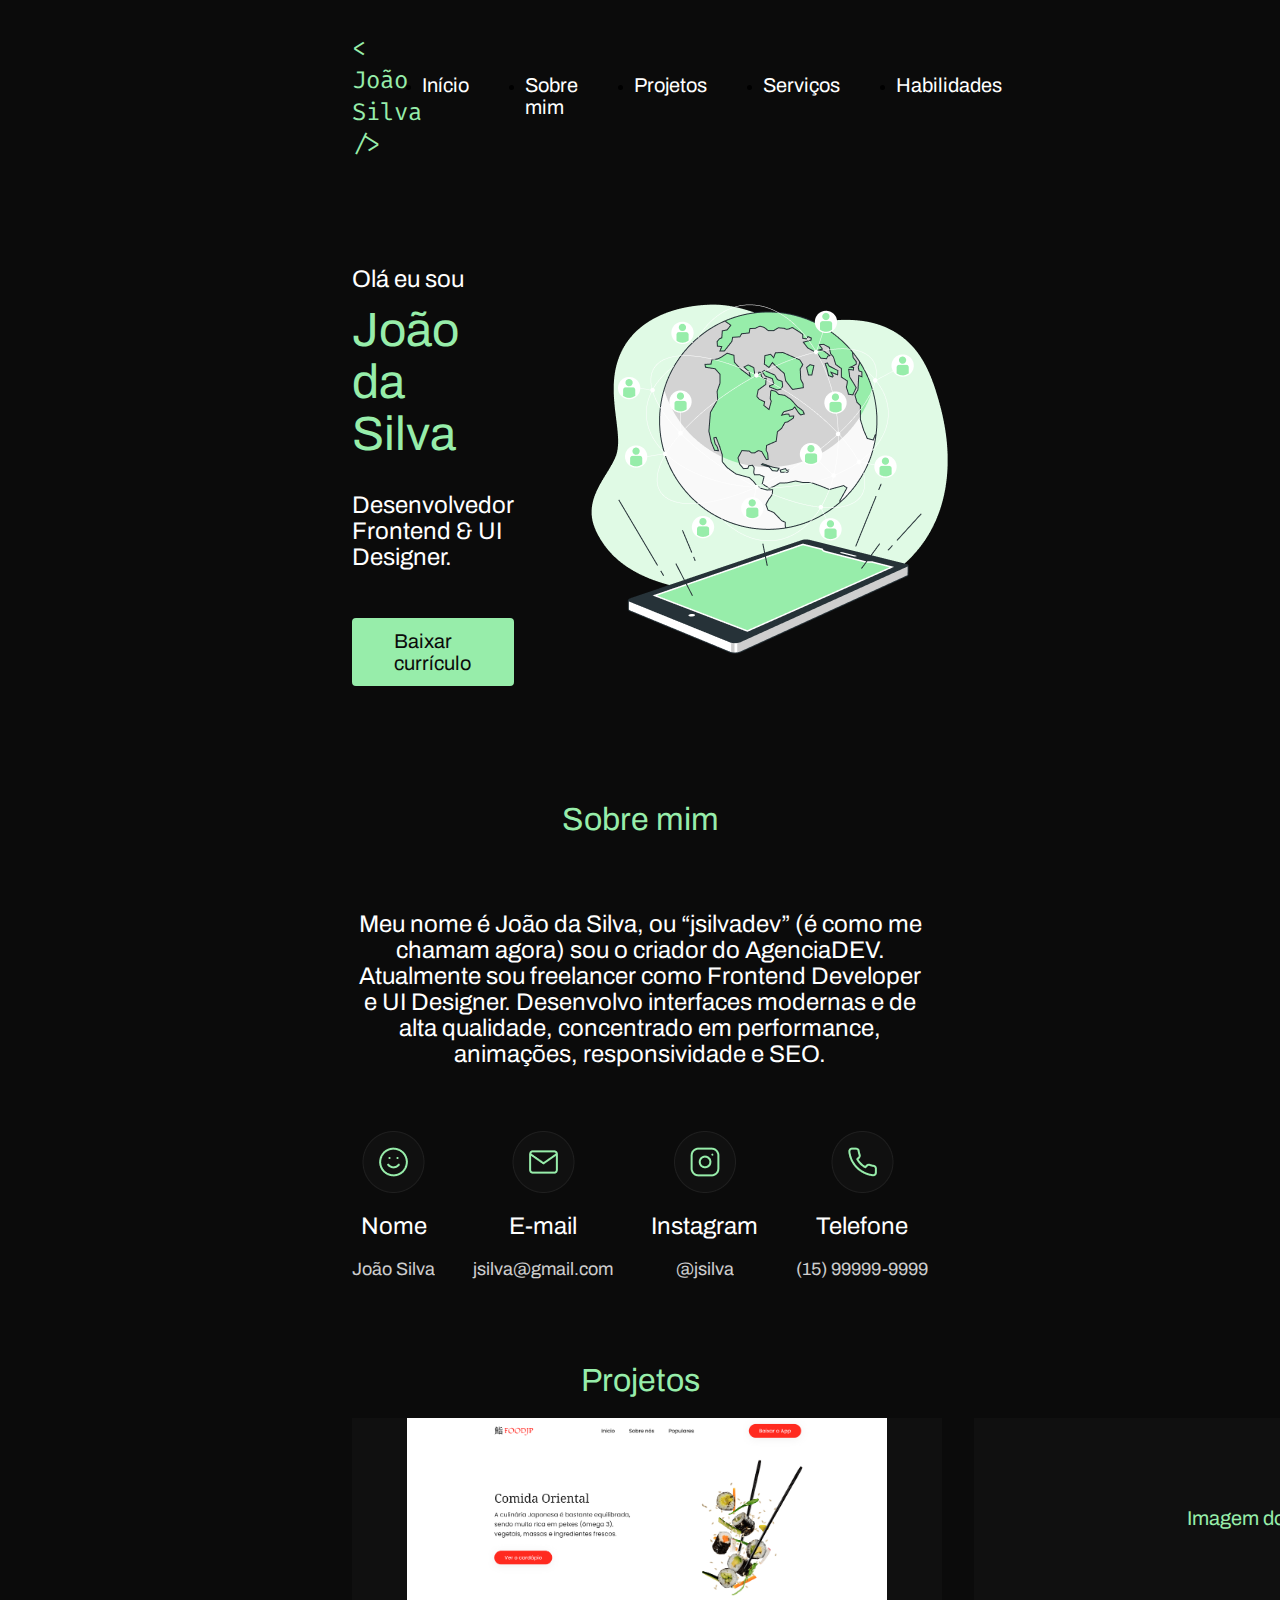
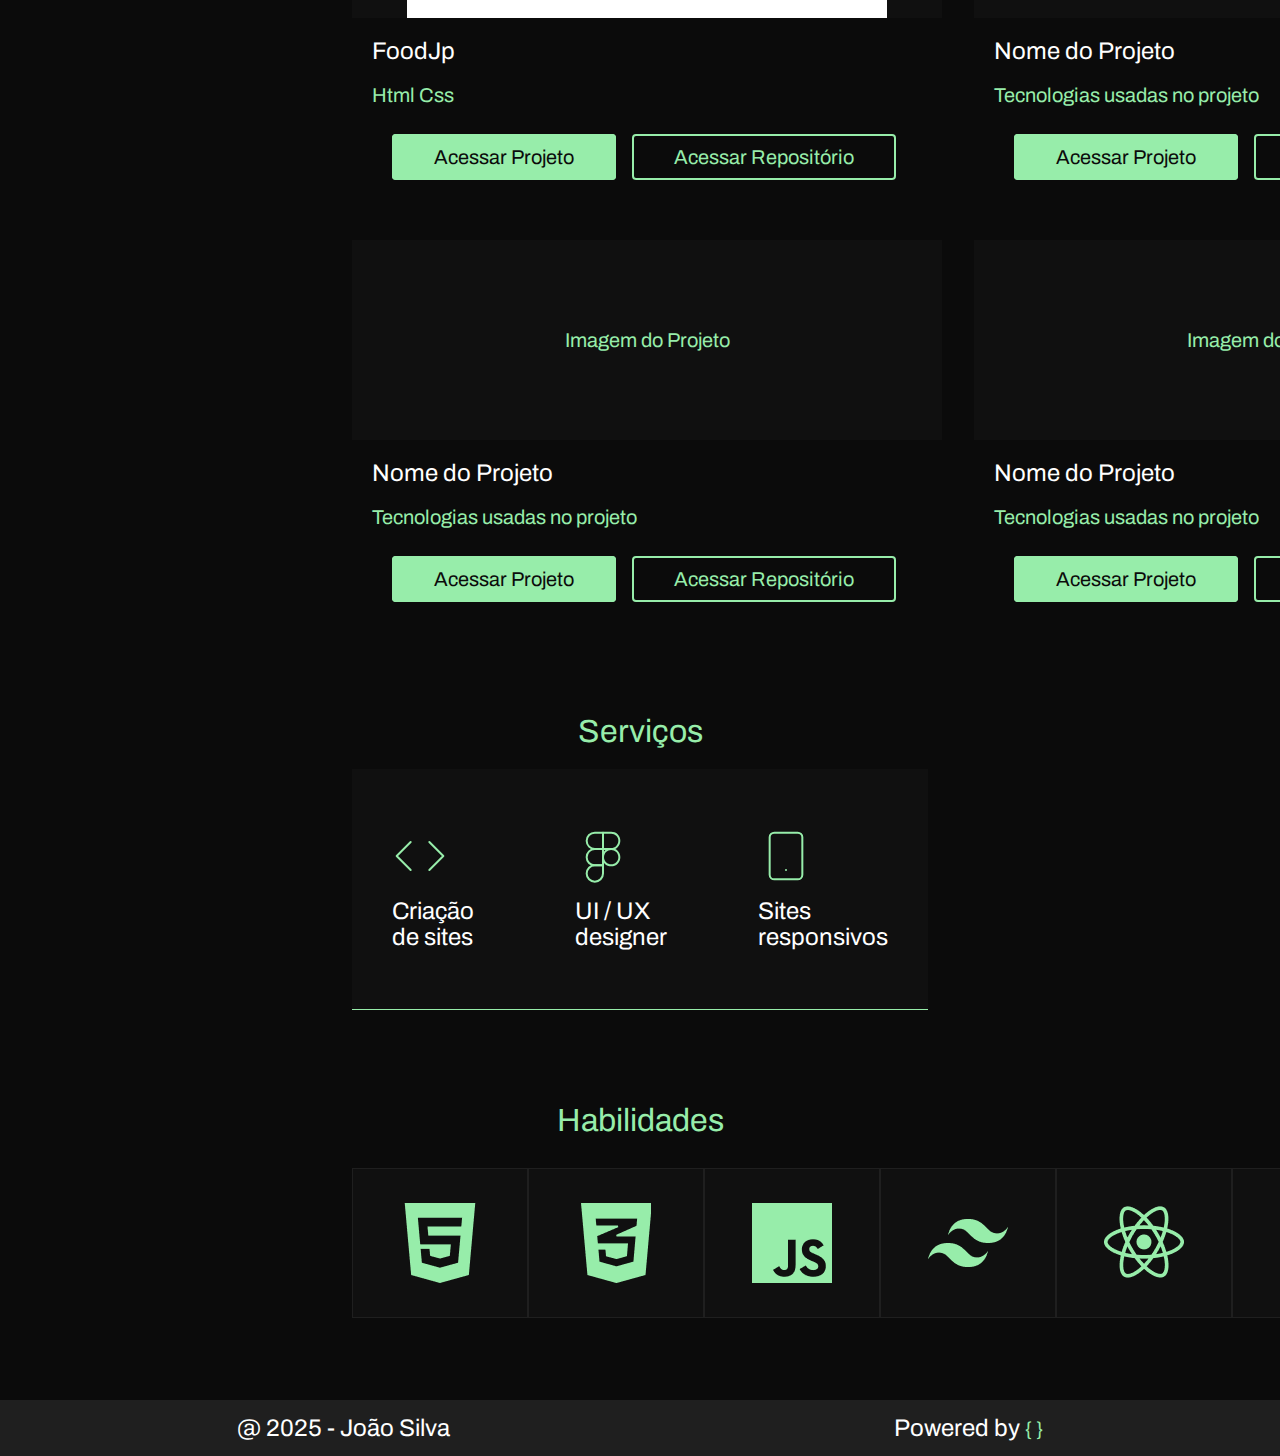
<file: index.html>
<!DOCTYPE html>
<html lang="pt-br">
<head>
    <meta charset="UTF-8">
    <meta name="viewport" content="width=device-width, initial-scale=1.0">
    <title>João Silva</title>
    <link rel="stylesheet" href="./assets/css/base.css">
    <link rel="stylesheet" href="./assets/css/structure.css">
</head>
<body>
    <header>
        <div class="container">
            <div class="logo-div">
                <p class="logo"> < João Silva /> </p>
            </div>
            <div class="links">
                <ul>
                    <li><a href="#">Início</a></li>
                    <li><a href="#sobre">Sobre mim</a></li>
                    <li><a href="#projetos">Projetos</a></li>
                    <li><a href="#sevicos">Serviços</a></li>
                    <li><a href="#habilidades">Habilidades</a></li>
                </ul>
            </div>
        </div>
    </header>
    <section class="hero">
        <div class="container">
            <div class="left-div">
                <p>Olá eu sou</p>
                <p class="title-big">João da Silva</p>
                <p>Desenvolvedor Frontend & UI Designer.</p>
                <a href="#" class="button">Baixar currículo</a>
            </div>
            <div class="right-div">
                <img src="./assets/img/image.png" alt="" class="hero-img">
            </div>
        </div>
    </section>
    <section id="sobre">
        <div class="container">
            <div class="texto">
                <p class="title">Sobre mim</p>
                <p>Meu nome é João da Silva, ou “jsilvadev” (é como me chamam agora) sou o criador do AgenciaDEV. Atualmente sou freelancer como Frontend Developer e UI Designer. Desenvolvo interfaces modernas e de alta qualidade, concentrado em performance, animações, responsividade e SEO.</p>
            </div>
            <div class="sociais">
                <div class="social">
                    <img src="./assets/img/Group 1.png" alt="" class="social-img">
                    <p>Nome</p>
                    <p style="opacity: 0.8;">João Silva</p>
                </div>
                <div class="social">
                    <img src="./assets/img/Group 2.png" alt="" class="social-img">
                    <p>E-mail</p>
                    <p style="opacity: 0.8;">jsilva@gmail.com</p>
                </div>
                <div class="social">
                    <img src="./assets/img/Group 3.png" alt="" class="social-img">
                    <p>Instagram</p>
                    <p style="opacity: 0.8;">@jsilva</p>
                </div>
                <div class="social">
                    <img src="./assets/img/Group 4.png" alt="" class="social-img">
                    <p>Telefone</p>
                    <p style="opacity: 0.8;">(15) 99999-9999</p>
                </div>
            </div>
        </div>
    </section>
    <section id="projetos" class="projetos">
        <div class="container">
            <p class="title">Projetos</p>
            <div class="grid">
                <div class="grid-box">
                    <div class="image-div">
                        <div class="box-div">
                            <img src="./assets/img/projeto.png" alt="">
                        </div>
                    </div>
                    <div class="text-div">
                        <p>FoodJp</p>
                        <span>Html Css</span>
                        <div class="buttons">
                            <a href="./food.html" class="button">Acessar Projeto</a>
                            <a href="#" class="button2">Acessar Repositório</a>
                        </div>
                    </div>
                </div>
                <div class="grid-box">
                    <div class="image-div">
                        <div class="box-div">
                            <span>Imagem do Projeto</span>
                        </div>
                    </div>
                    <div class="text-div">
                        <p>Nome do Projeto</p>
                        <span>Tecnologias usadas no projeto</span>
                        <div class="buttons">
                            <a href="#" class="button">Acessar Projeto</a>
                            <a href="#" class="button2">Acessar Repositório</a>
                        </div>
                    </div>
                </div>
                <div class="grid-box">
                    <div class="image-div">
                        <div class="box-div">
                            <span>Imagem do Projeto</span>
                        </div>
                    </div>
                    <div class="text-div">
                        <p>Nome do Projeto</p>
                        <span>Tecnologias usadas no projeto</span>
                        <div class="buttons">
                            <a href="#" class="button">Acessar Projeto</a>
                            <a href="#" class="button2">Acessar Repositório</a>
                        </div>
                    </div>
                </div>
                <div class="grid-box">
                    <div class="image-div">
                        <div class="box-div">
                            <span>Imagem do Projeto</span>
                        </div>
                    </div>
                    <div class="text-div">
                        <p>Nome do Projeto</p>
                        <span>Tecnologias usadas no projeto</span>
                        <div class="buttons">
                            <a href="#" class="button">Acessar Projeto</a>
                            <a href="#" class="button2">Acessar Repositório</a>
                        </div>
                    </div>
                </div>
            </div>
        </div>
    </section>
    <section class="servicos" id="servicos">
        <div class="container">
            <p class="title">Serviços</p>
            <div class="serv-div">
                <div class="box-div">
                    <img src="./assets/img/code.svg" alt="" class="serv">
                    <p>Criação <br>de sites</p>
                </div>
                <div class="box-div">
                    <img src="./assets/img/figma.svg" alt="" class="serv">
                    <p>UI / UX <br>designer</p>
                </div>
                <div class="box-div">
                    <img src="./assets/img/smartphone.svg" alt="" class="serv">
                    <p>Sites<br>responsivos</p>
                </div>
            </div>
        </div>
    </section>
    <section class="habilidade" id="habilidades">
        <div class="container">
            <p class="title">Habilidades</p>
            <div class="habs-div">
                <div class="hab-div">
                    <img src="./assets/img/div.png" alt="">
                </div>
                <div class="hab-div">
                    <img src="./assets/img/div (1).png" alt="">
                </div>
                <div class="hab-div">
                    <img src="./assets/img/div (2).png" alt="">
                </div>
                <div class="hab-div">
                    <img src="./assets/img/div (3).png" alt="">
                </div>
                <div class="hab-div">
                    <img src="./assets/img/div (4).png" alt="">
                </div>
                <div class="hab-div">
                    <img src="./assets/img/div (5).png" alt="">
                </div>
            </div>
        </div>
    </section>
    <footer>
        <p>@ 2025 - João Silva</p>
        <p>Powered by <span>{ }</span></p>
    </footer>
</body>
</html>
</file>
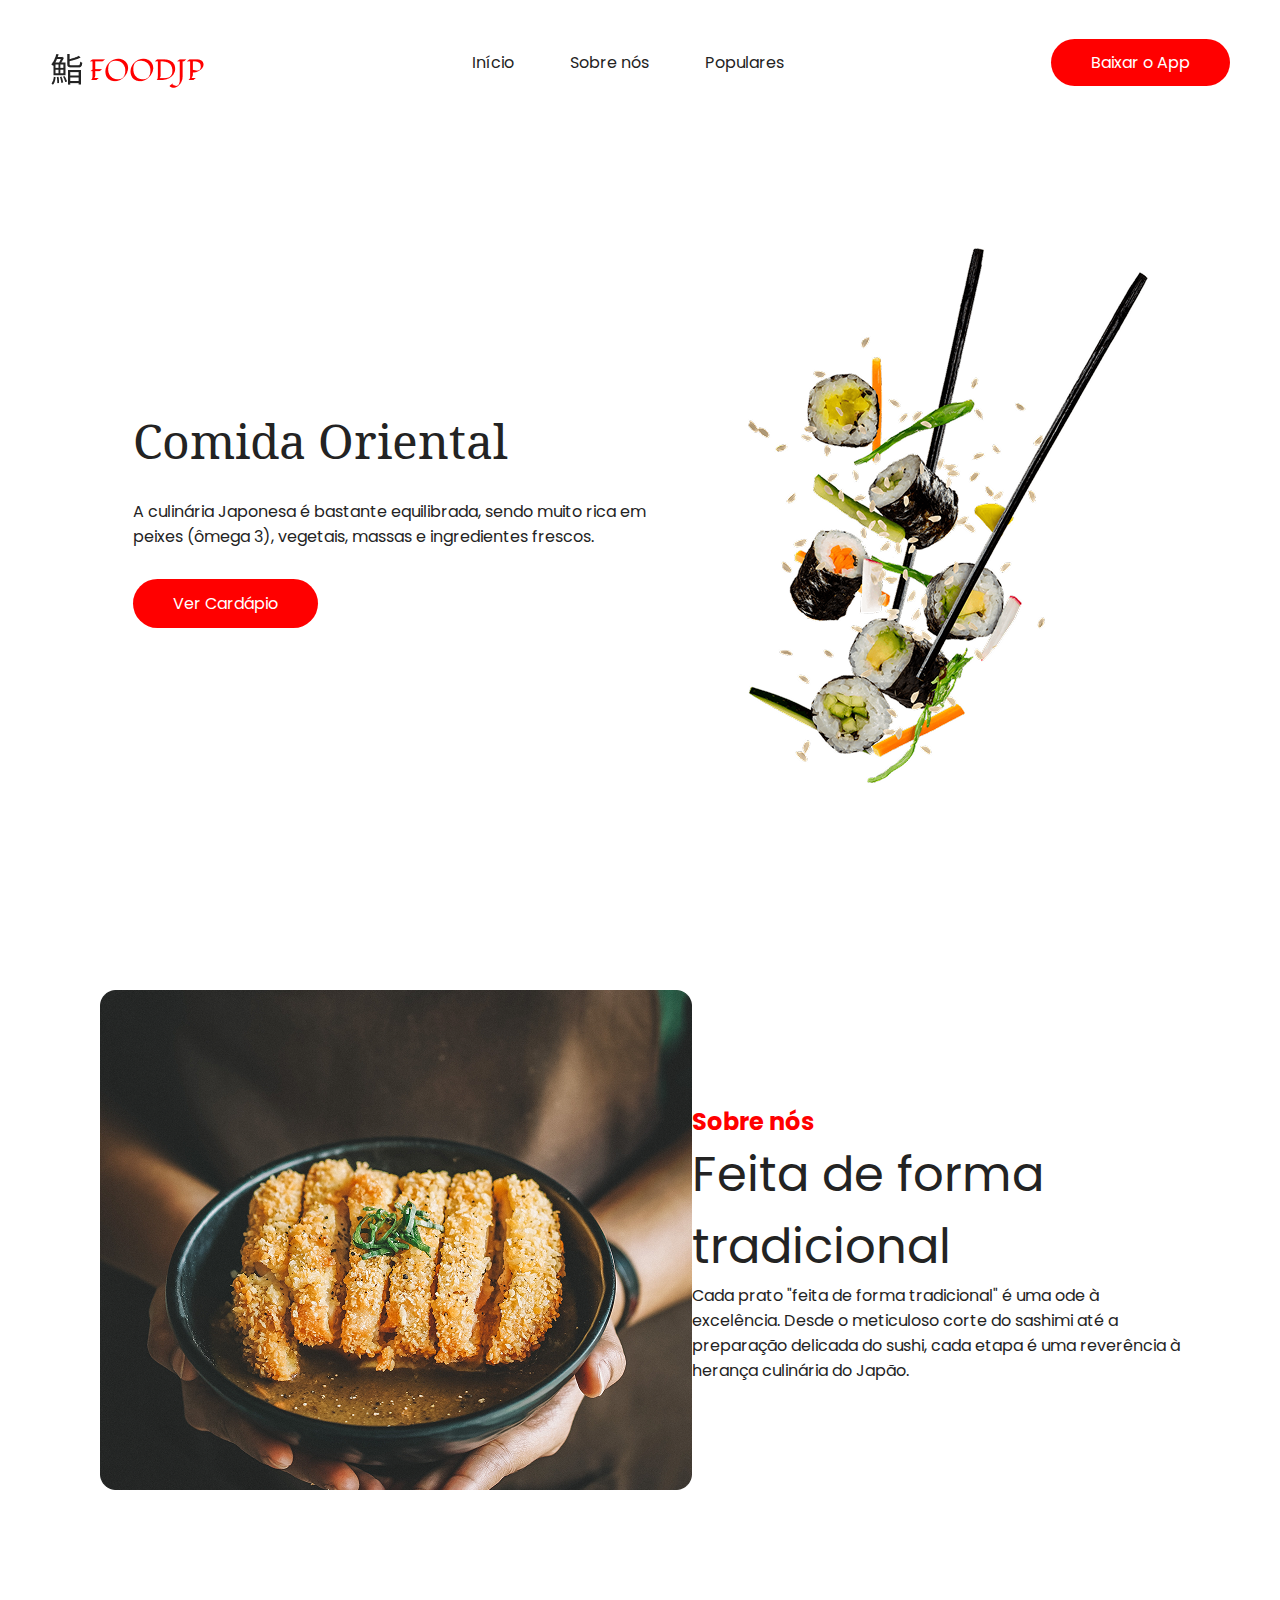
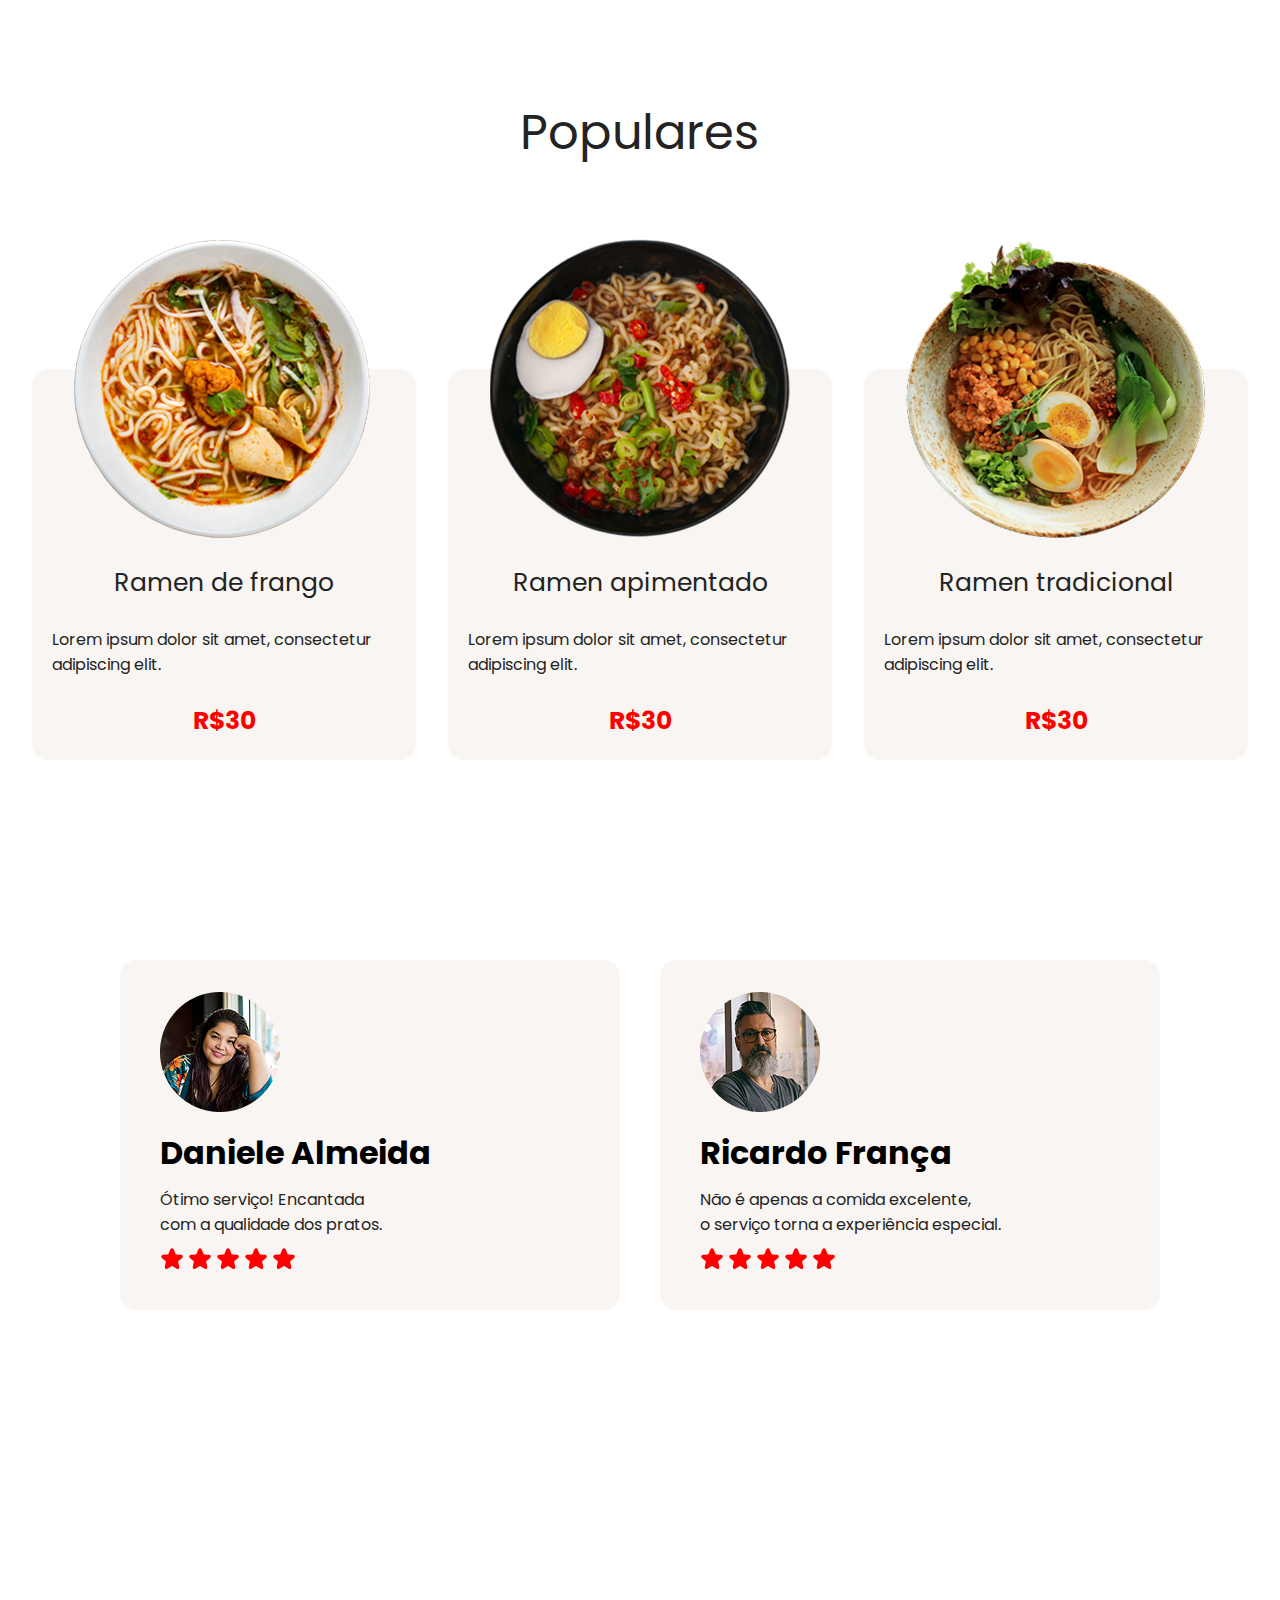
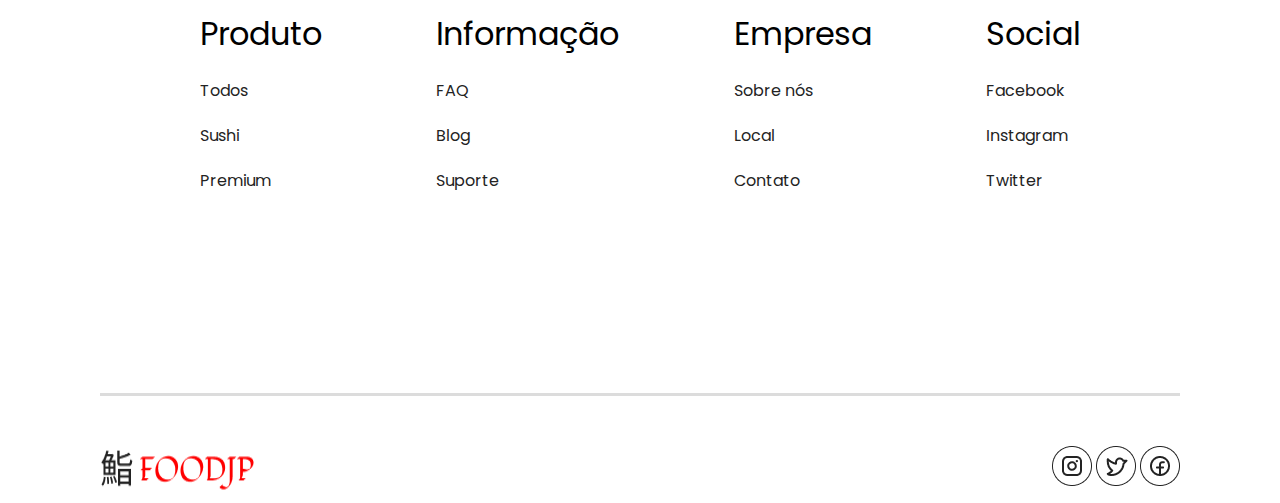
<file: food.html>
<!DOCTYPE html>
<html lang="pt-br">
<head>
    <meta charset="UTF-8">
    <meta name="viewport" content="width=device-width, initial-scale=1.0">
    <title>FoodJp</title>
    <link rel="stylesheet" href="./assets/food-css/base.css">
    <link rel="stylesheet" href="./assets/food-css/structure.css">
</head>
<body>
    <header>
        <div class="container">
            <div class="left-div">
                <img src="./assets/img/Frame 41.png" alt="" class="logo">
            </div>
            <div class="center-div">
                <ul>
                    <li><a href="#hero">Início</a></li>
                    <li><a href="#sobre">Sobre nós</a></li>
                    <li><a href="#populares">Populares</a></li>
                </ul>
            </div>
            <div class="right-div">
                <a href="" class="button">Baixar o App</a>
            </div>
        </div>
    </header>
    <section class="hero">
        <div class="container">
            <div class="left-div">
                <h1 class="title">Comida Oriental</h1>
                <p>A culinária Japonesa é bastante equilibrada, sendo muito rica em peixes (ômega 3),
                    vegetais, massas e ingredientes frescos.</p>
                <a href="" class="button">Ver Cardápio</a>
            </div>
            <div class="right-div">
                <img src="./assets/img/kisspng-sushi-japanese-cuisine-buffet-restaurant-food-office-catering-corporate-catering-san-francis-5bab5b3f1579d9 1.png" alt="" class="hero-img">
            </div>
        </div>
    </section>
    <section class="sobre" id="sobre">
        <div class="container">
            <div class="left-div">
                <img src="./assets/img/img segurando prato.png" alt="">
            </div>
            <div class="right-div">
                <h1 class="title-red">Sobre nós</h1>
                <h1 class="title">Feita de forma tradicional</h1>
                <p>Cada prato "feita de forma tradicional" é uma ode à excelência. Desde o meticuloso corte do sashimi até a preparação delicada do sushi, cada etapa é uma reverência à herança culinária do Japão.</p>
            </div>
        </div>
    </section>
    <section class="populares" id="populares">
        <div class="container">
            <h1 class="title">Populares</h1>
            <div class="pratos">
                <div class="prato">
                    <img src="./assets/img/img.png" alt="" class="prato-foto">
                    <h1 class="title">Ramen de frango</h1>
                    <p>Lorem ipsum dolor sit amet, consectetur adipiscing elit.</p>
                    <h1 class="title-red">R$30</h1>
                </div>
                <div class="prato">
                    <img src="./assets/img/img (1).png" alt="" class="prato-foto">
                    <h1 class="title">Ramen apimentado</h1>
                    <p>Lorem ipsum dolor sit amet, consectetur adipiscing elit.</p>
                    <h1 class="title-red">R$30</h1>
                </div>
                <div class="prato">
                    <img src="./assets/img/img (3).png" alt="" class="prato-foto">
                    <h1 class="title">Ramen tradicional</h1>
                    <p>Lorem ipsum dolor sit amet, consectetur adipiscing elit.</p>
                    <h1 class="title-red">R$30</h1>
                </div>
            </div>
        </div>
    </section>
    <section class="comentarios">
        <div class="container">
            <div class="card">
                <img src="./assets/img/img profile 1.png" alt="">
                <h1>Daniele Almeida</h1>
                <p>Ótimo serviço! Encantada <br>
                    com a qualidade dos pratos.</p>
                <div class="stars">
                    <img src="./assets/img/Star.png" alt="" class="star">
                    <img src="./assets/img/Star.png" alt="" class="star">
                    <img src="./assets/img/Star.png" alt="" class="star">
                    <img src="./assets/img/Star.png" alt="" class="star">
                    <img src="./assets/img/Star.png" alt="" class="star">
                </div>
            </div>
            <div class="card">
                <img src="./assets/img/img profile 2.png" alt="">
                <h1>Ricardo França</h1>
                <p>Não é apenas a comida excelente, <br>
                    o serviço torna a experiência especial.</p>
                <div class="stars">
                    <img src="./assets/img/Star.png" alt="" class="star">
                    <img src="./assets/img/Star.png" alt="" class="star">
                    <img src="./assets/img/Star.png" alt="" class="star">
                    <img src="./assets/img/Star.png" alt="" class="star">
                    <img src="./assets/img/Star.png" alt="" class="star">
                </div>
            </div>
        </div>
    </section>
    <section class="footer">
        <div class="container">
            <div class="coluna">
                <h1>Produto</h1>
                <p>Todos</p>
                <p>Sushi</p>
                <p>Premium</p>
            </div>
            <div class="coluna">
                <h1>Informação</h1>
                <p>FAQ</p>
                <p>Blog</p>
                <p>Suporte</p>
            </div>
            <div class="coluna">
                <h1>Empresa</h1>
                <p>Sobre nós</p>
                <p>Local</p>
                <p>Contato</p>
            </div>
            <div class="coluna">
                <h1>Social</h1>
                <p>Facebook</p>
                <p>Instagram</p>
                <p>Twitter</p>
            </div>
        </div>
    </section>
    <div class="line"></div>
    <footer>
        <div class="container">
            <img src="./assets/img/Frame 41.png" alt="" class="logo">
            <div class="social">
                <img src="./assets/img/Group 3587.png" alt="">
                <img src="./assets/img/Group 3588.png" alt="">
                <img src="./assets/img/Group 3589.png" alt="">
            </div>
        </div>
    </footer>
</body>
</html>
</file>
<file: assets/css/base.css>
@import url('https://fonts.googleapis.com/css2?family=Archivo:ital,wght@0,100..900;1,100..900&family=Fira+Code:wght@300..700&display=swap');
*{
    margin:0;
    padding:0;
    box-sizing: border-box;
    max-width: 100vw;
}
:root{
    --primary:#97EDAA;
    --secundary:#fff;
    --background:#0B0B0B;
}
body{
    background: var(--background);
}
.logo{
    font-family:"Fira Code";
    font-size:24px;
    font-weight:400;
    color:var(--primary);
}
.title, .title-big{
    font-family:"Archivo";
    font-size:32px;
    font-weight:400;
    color:var(--primary);
}
.title-big{
    font-size: 48px;
}
span{
    font-family:"Archivo";
    font-size:20px;
    color:var(--primary);
}
p{
    font-family:"Archivo";
    font-size:24px;
    color:var(--secundary);
    font-weight: 400;
}
p .box-title{
    font-size: 32px;
}
a{
    text-decoration: none;
    font-family:"Archivo";
    font-size:20px;
    color:var(--secundary);
    font-weight: 400;
}
.button, .button2{
    align-items: center;
    padding: 10px 40px;
    border-radius: 4px;
    border: 2px solid var(--primary);
    background-color: #97EDAA;
    color: var(--background);
}
.button2{
    background-color: var(--background);
    color:var(--primary) ;
}
.box-div{
    display: flex;
    flex-direction: column;
    align-items: flex-start;
    justify-content: space-around;
    border: 1ps solid #1f1f1f;
    background-color: #101010;
    box-shadow: 0 1px var(--primary);
    width: 384px;
    height: 240px;
    padding: 52px 40px;
}
.grid-box .box-div{
    box-shadow: 0 0 0;
    width: 590px;
    height: 200px;
    display: flex;
    align-items: center;
    justify-content: center;
}
.hab-div{
    display: flex;
    justify-content: space-between;
    align-items: center;
    border: 1ps solid #1f1f1f;
}
</file>
<file: assets/css/structure.css>
.container{
    padding: 32px 352px;
}
header .container{
    display: flex;
    flex-direction: row;
    align-items: center;
    justify-content: space-between;
}
.links ul{
    display: flex;
    flex-direction: row;
    gap: 56px;
}
.hero .container{
    display: flex;
    flex-direction: row;
    justify-content: space-between;
    align-items: center;
}
.left-div{
    display: flex;
    flex-direction: column;
    align-items: flex-start;
    justify-content: center;
}
.left-div .title-big{
    padding: 12px 0 32px 0;
}
.left-div .button{
    margin-top: 48px;
}
.texto{
    display: flex;
    flex-direction: column;
    justify-content: center;
    align-items: center;
    text-align: center;
}
.texto p{
    margin:10px 0 64px 0;
}
.sociais{
    display: flex;
    flex-direction: row;
    justify-content: space-between;
    align-items: center;
}
.social{
    display: flex;
    align-items: center;
    justify-content: center;
    flex-direction: column;
    gap: 20px;
}
.social p:last-child{
    font-size: 18px;
}
.grid{
    display: grid;
    grid-template-columns: repeat(2, 1fr);
    gap: 32px;
}
.box-div img{
    max-width: 590px;
    max-height: 200px;
}
.buttons{
    margin: 20px;
}
.buttons .button{
    margin-right: 12px;
}
.text-div{
    display: flex;
    flex-direction: column;
    gap: 20px;
    padding: 20px;
}
.projetos .container .title{
    display: flex;
    align-items: center;
    justify-content: center;
    margin: 20px;
}
.serv-div{
    display: flex;
    flex-direction: row;
    justify-content: space-between;
    align-items: center;
}
.servicos .container .title{
    display: flex;
    align-items: center;
    justify-content: center;
    margin: 20px;
}
.habilidade .container .title{
    display: flex;
    align-items: center;
    justify-content: center;
    margin: 30px;
}
.habs-div{
    display: flex;
    flex-direction: row;
    justify-content: space-between;
    align-items: center;   
}
footer{
    display: flex;
    flex-direction: row;
    background-color: #1f1f1f;
    justify-content: space-around;
    align-items: center;
    padding: 15px;
    margin-top: 50px;
}
</file>
<file: assets/food-css/base.css>
@import url('https://fonts.googleapis.com/css2?family=Koh+Santepheap:wght@100;300;400;700;900&family=Poppins:ital,wght@0,100;0,200;0,300;0,400;0,500;0,600;0,700;0,800;0,900;1,100;1,200;1,300;1,400;1,500;1,600;1,700;1,800;1,900&display=swap');

*{
    margin: 0;
    padding: 0;
    box-sizing: border-box;
    font-family: "Poppins";
}

:root{
    --letter:#232323;
    --primary:#ff0000;
    --secundary:#fff;
    --third:#F8F5F2;
}
.title{
    font-family: 'Poppins', sans-serif;
    font-size: 48px;
    font-weight: 400;
    color: var(--letter);
}
.title-red{
    color: var(--primary);
}
p{
    color: var(--letter);
}
.button{
    justify-content: center;
    align-items: center;
    padding: 12px 40px;
    background-color: var(--primary);
    border-radius: 60px;
    text-decoration: none;
    color: var(--secundary);
}
</file>
<file: assets/food-css/structure.css>
.container{
    padding: 100px;
}
header .container{
    display: flex;
    flex-direction: row;
    padding: 50px;
    justify-content: space-between;
}
.center-div ul{
    display: flex;
    flex-direction: row;
    justify-content: space-between;
    gap: 56px;
    list-style: none;
}
.center-div li a{
    text-decoration: none;
    color: var(--letter);
}
.hero .container{
    display: flex;
    flex-direction: row;
    justify-content: space-around;
    align-items: center;
}
.hero .left-div{
    width: 550px;
    display: flex;
    flex-direction: column;
    align-items: flex-start;
    justify-content: center;
}
.hero .left-div p{
    font: size 24px;
    margin: 25px 0 30px;
}
.hero .left-div h1{
    font-family: 'Koh Santepheap';
}
.sobre .container{
    display: flex;
    flex-direction: row;
    justify-content: space-around;
    align-items: center;
}
.sobre .right-div{
    width: 550px;
}
.sobre .title-red{
    font-size: 24px;
}
.populares .container{
    display: flex;
    flex-direction: column;
    align-items: center;
    justify-content: center;
}
.populares h1{
    align-self: center;
}
.pratos{
    display: flex;
    flex-direction: row;
    gap: 32px;
}
.prato{
    display: flex;
    flex-direction: column;
    align-items: center;
    width: 384px;
    background-color: var(--third);
    border-radius: 16px;
    margin-top: 200px;
    justify-content: center;
    padding: 20px;
    gap: 25px;
}
.prato-foto{
    margin-top: -150px;
}
.prato h1{
    font-size: 25px;
}
.comentarios .container{
    display: flex;
    flex-direction: row;
    align-items: center;
    justify-content: space-around;
}
.card{
    width: 500px;
    padding: 32px 40px;
    border-radius: 16px;
    background-color: var(--third);
}
.card h1{
    margin: 10px 0;
}
.card p{
    margin: 10px 0;
}
.footer .container{
    margin: 100px;
    display: flex;
    flex-direction: row;
    justify-content: space-between;
}
.footer h1{
    font-weight: normal;
}
.footer .coluna p{
    margin-top: 20px;
}
.line{
    display: flex;
    margin: 50px 100px;
    background-color: gainsboro;
    height: 3px;
}
footer .container{
    display: flex;
    flex-direction: row;
    justify-content: space-between;
    padding: 0 100px 10px;
}
</file>
